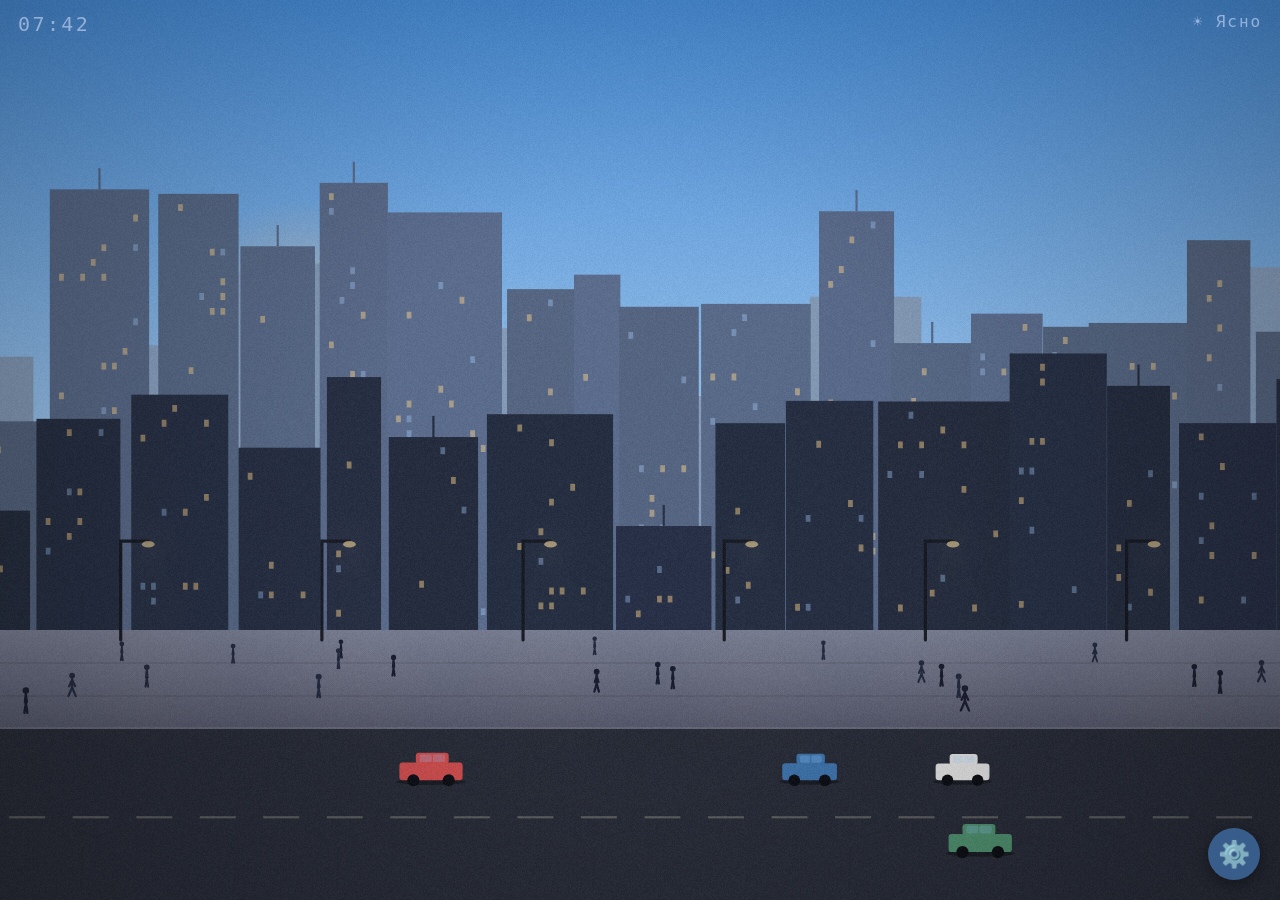
<file: index.html>
<!DOCTYPE html>
<html lang="ru">
<head>
  <meta charset="UTF-8">
  <meta name="viewport" content="width=device-width, initial-scale=1.0, maximum-scale=1.0, user-scalable=no">
  <title>Город — City Smash</title>
  <link rel="stylesheet" href="style.css">
</head>
<body>
  <canvas id="c"></canvas>
  
  <div class="clock" id="clock">06:00</div>
  <div class="weather" id="weather">☀ Ясно</div>

  <!-- Выдвижная панель действий -->
  <div class="fab-container">
    <div class="fab-menu" id="fabMenu">
      <button class="fab-item" id="btnFirework" title="Запустить салют">🎆</button>
      <button class="fab-item" id="btnMeteor" title="Вызвать метеорит">☄</button>
      
      <!-- Подменю погоды -->
      <div class="fab-submenu" id="fabSubmenu">
        <button class="fab-subitem" data-weather="clear" title="Ясно">☀</button>
        <button class="fab-subitem" data-weather="rain" title="Дождь">🌧</button>
        <button class="fab-subitem" data-weather="snow" title="Снег">❄</button>
        <button class="fab-subitem" data-weather="fog" title="Туман">🌫</button>
        <button class="fab-subitem" data-weather="storm" title="Гроза">⛈</button>
      </div>

      <button class="fab-item" id="btnWeather" title="Погода">🌦</button>
      <button class="fab-item" id="btnQuake" title="Землетрясение">🫨</button>
      <button class="fab-item" id="btnUfo" title="Прилет НЛО">🛸</button>
    </div>
    <button class="fab-toggle" id="fabToggle">⚙️</button>
  </div>

  <script src="script.js"></script>
</body>
</html>
</file>
<file: style.css>
html, body {
  margin: 0;
  height: 100dvh;
  overflow: hidden;
  background: #04050a;
  touch-action: none;
  user-select: none;
  -webkit-user-select: none;
}

canvas {
  display: block;
  width: 100%;
  height: 100%;
}

.clock, .weather {
  position: fixed;
  font: 500 16px/1 ui-monospace, SFMono-Regular, Menlo, monospace;
  letter-spacing: 0.12em;
  pointer-events: none;
  user-select: none;
  z-index: 10;
}

.clock { left: 18px; top: 14px; color: #dfe7ff; font-size: 20px; opacity: 0.55; text-shadow: 0 0 18px rgba(140,180,255,0.35); }
.weather { right: 18px; top: 14px; color: #cfe0ff; opacity: 0.6; text-shadow: 0 0 16px rgba(150,190,255,0.4); transition: opacity 0.6s; }

/* Меню действий (FAB) */
.fab-container {
  position: fixed;
  bottom: 20px;
  right: 20px;
  display: flex;
  flex-direction: column;
  align-items: flex-end;
  z-index: 100;
}

.fab-menu {
  display: flex;
  flex-direction: column;
  gap: 12px;
  margin-bottom: 12px;
  opacity: 0;
  pointer-events: none;
  transform: translateY(20px) scale(0.8);
  transition: all 0.3s cubic-bezier(0.175, 0.885, 0.32, 1.275);
}

.fab-menu.open {
  opacity: 1;
  pointer-events: auto;
  transform: translateY(0) scale(1);
}

.fab-item, .fab-toggle {
  width: 52px;
  height: 52px;
  border-radius: 50%;
  border: none;
  background: rgba(30, 35, 50, 0.85);
  color: #fff;
  font-size: 24px;
  cursor: pointer;
  box-shadow: 0 4px 15px rgba(0,0,0,0.4);
  backdrop-filter: blur(8px);
  -webkit-backdrop-filter: blur(8px);
  transition: transform 0.2s, background 0.2s;
  display: flex;
  align-items: center;
  justify-content: center;
  -webkit-tap-highlight-color: transparent;
  padding: 0;
}

.fab-item:hover, .fab-toggle:hover {
  background: rgba(50, 60, 80, 0.95);
  transform: scale(1.1);
}

.fab-toggle {
  background: rgba(60, 100, 150, 0.9);
  font-size: 26px;
}

.fab-toggle.open {
  transform: rotate(90deg);
  background: rgba(180, 60, 60, 0.9);
}

/* Подменю погоды */
.fab-submenu {
  display: flex;
  flex-direction: column;
  gap: 8px;
  padding: 8px;
  background: rgba(20, 25, 40, 0.6);
  border-radius: 30px;
  backdrop-filter: blur(10px);
  -webkit-backdrop-filter: blur(10px);
  opacity: 0;
  pointer-events: none;
  transform: translateY(-10px);
  transition: all 0.25s ease;
  margin-left: auto;
}

.fab-submenu.open {
  opacity: 1;
  pointer-events: auto;
  transform: translateY(0);
}

.fab-subitem {
  width: 40px;
  height: 40px;
  border-radius: 50%;
  border: none;
  background: rgba(40, 45, 60, 0.9);
  color: #fff;
  font-size: 18px;
  cursor: pointer;
  display: flex;
  align-items: center;
  justify-content: center;
  transition: background 0.2s, transform 0.1s;
  -webkit-tap-highlight-color: transparent;
  padding: 0;
}

.fab-subitem:hover { background: rgba(70, 80, 100, 1); }
.fab-subitem:active { transform: scale(0.9); }
</file>
